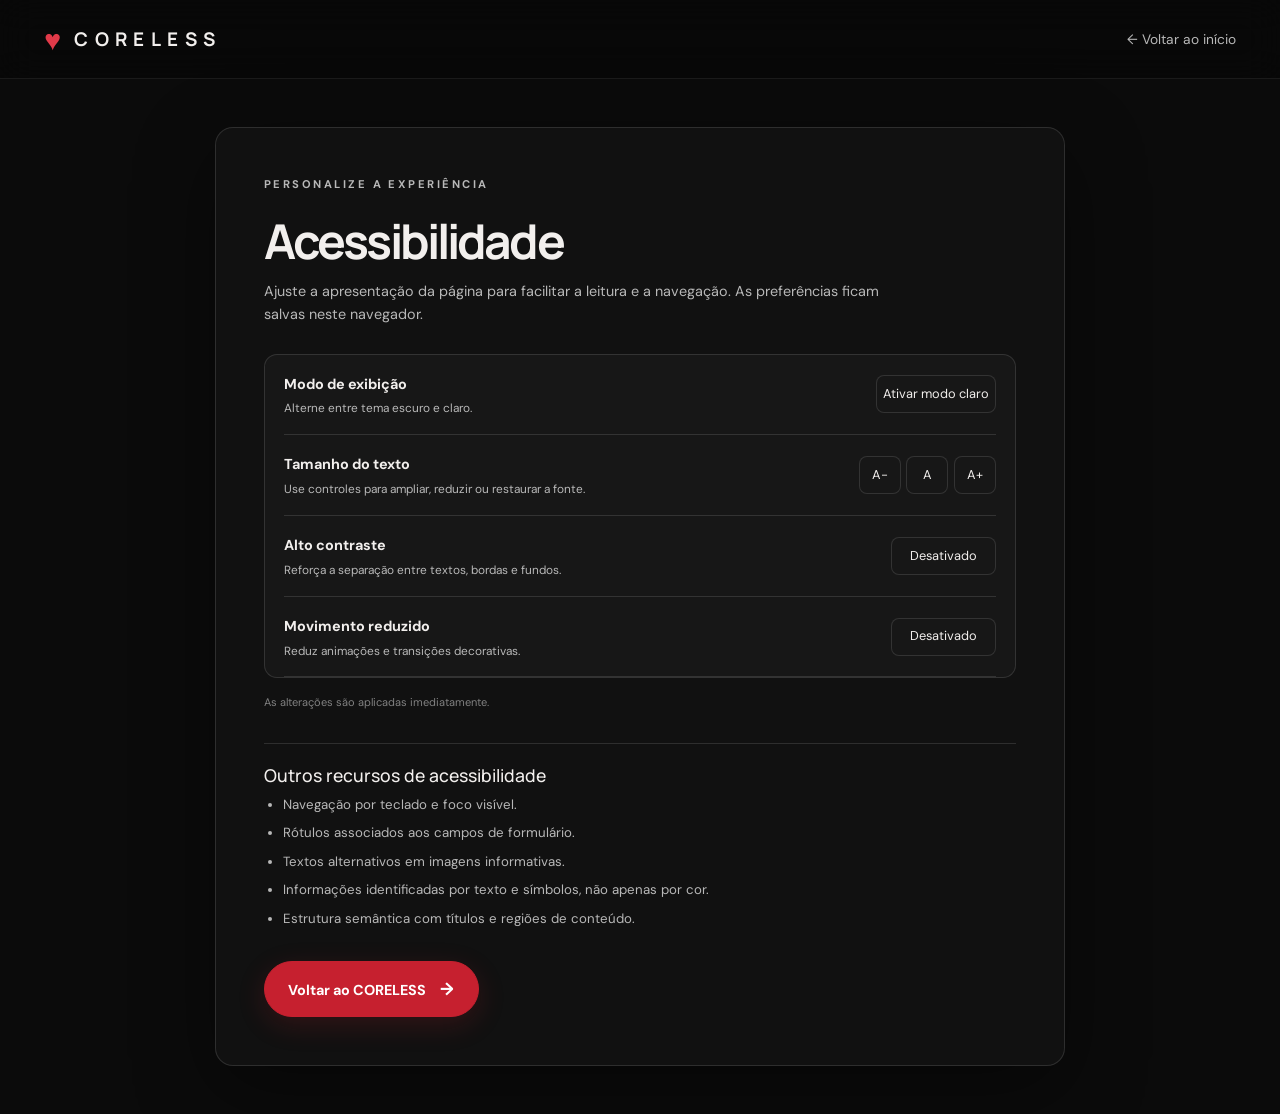
<file: acessibilidade.html>
<!doctype html>
<html lang="pt-BR" data-theme="dark">
<head>
  <meta charset="utf-8">
  <meta name="viewport" content="width=device-width, initial-scale=1">
  <meta name="description" content="Controles de acessibilidade e personalização de leitura do CORELESS.">
  <title>Acessibilidade — CORELESS</title>
  <link href="https://cdn.jsdelivr.net/npm/bootstrap@5.3.9/dist/css/bootstrap.min.css" rel="stylesheet" integrity="sha384-yEPZ7jP9S0QKiUQ0m3jjsO4ProIW7wvR9gXkI7JOGa2XVsw53Yke2bsdkBbjmmiX" crossorigin="anonymous">
  <link rel="stylesheet" href="styles.css">
</head>
<body class="standalone-page">
  <a class="skip-link" href="#accessMain">Pular para as configurações</a>
  <header class="site-header">
    <nav class="navbar container-fluid page-shell" aria-label="Navegação da página de acessibilidade">
      <a class="brand-lockup" href="index.html"><span class="brand-heart" aria-hidden="true">♥</span><span>CORELESS</span></a>
      <a class="text-link" href="index.html">← Voltar ao início</a>
    </nav>
  </header>
  <main id="accessMain" class="standalone-main container-fluid page-shell">
    <section class="standalone-settings" aria-labelledby="accessPageTitle">
      <p class="eyebrow">PERSONALIZE A EXPERIÊNCIA</p>
      <h1 id="accessPageTitle">Acessibilidade</h1>
      <p class="standalone-lead">Ajuste a apresentação da página para facilitar a leitura e a navegação. As preferências ficam salvas neste navegador.</p>
      <div class="settings-panel">
        <div class="setting-row"><div><strong>Modo de exibição</strong><p>Alterne entre tema escuro e claro.</p></div><button class="setting-switch" id="pageThemeToggle" type="button">Modo claro</button></div>
        <div class="setting-row"><div><strong>Tamanho do texto</strong><p>Use controles para ampliar, reduzir ou restaurar a fonte.</p></div><div class="setting-buttons"><button id="pageFontDown" type="button" aria-label="Diminuir tamanho da fonte">A−</button><button id="pageFontReset" type="button" aria-label="Restaurar tamanho da fonte">A</button><button id="pageFontUp" type="button" aria-label="Aumentar tamanho da fonte">A+</button></div></div>
        <div class="setting-row"><div><strong>Alto contraste</strong><p>Reforça a separação entre textos, bordas e fundos.</p></div><button class="setting-switch" id="pageContrastToggle" type="button" aria-pressed="false">Desativado</button></div>
        <div class="setting-row"><div><strong>Movimento reduzido</strong><p>Reduz animações e transições decorativas.</p></div><button class="setting-switch" id="pageMotionToggle" type="button" aria-pressed="false">Desativado</button></div>
      </div>
      <p id="accessPageStatus" class="form-note" role="status" aria-live="polite">As alterações são aplicadas imediatamente.</p>
      <div class="access-principles"><h2>Outros recursos de acessibilidade</h2><ul><li>Navegação por teclado e foco visível.</li><li>Rótulos associados aos campos de formulário.</li><li>Textos alternativos em imagens informativas.</li><li>Informações identificadas por texto e símbolos, não apenas por cor.</li><li>Estrutura semântica com títulos e regiões de conteúdo.</li></ul></div>
      <a class="btn btn-core" href="index.html">Voltar ao CORELESS <span aria-hidden="true">→</span></a>
    </section>
  </main>
  <script src="acessibilidade.js" defer></script>
</body>
</html>
</file>
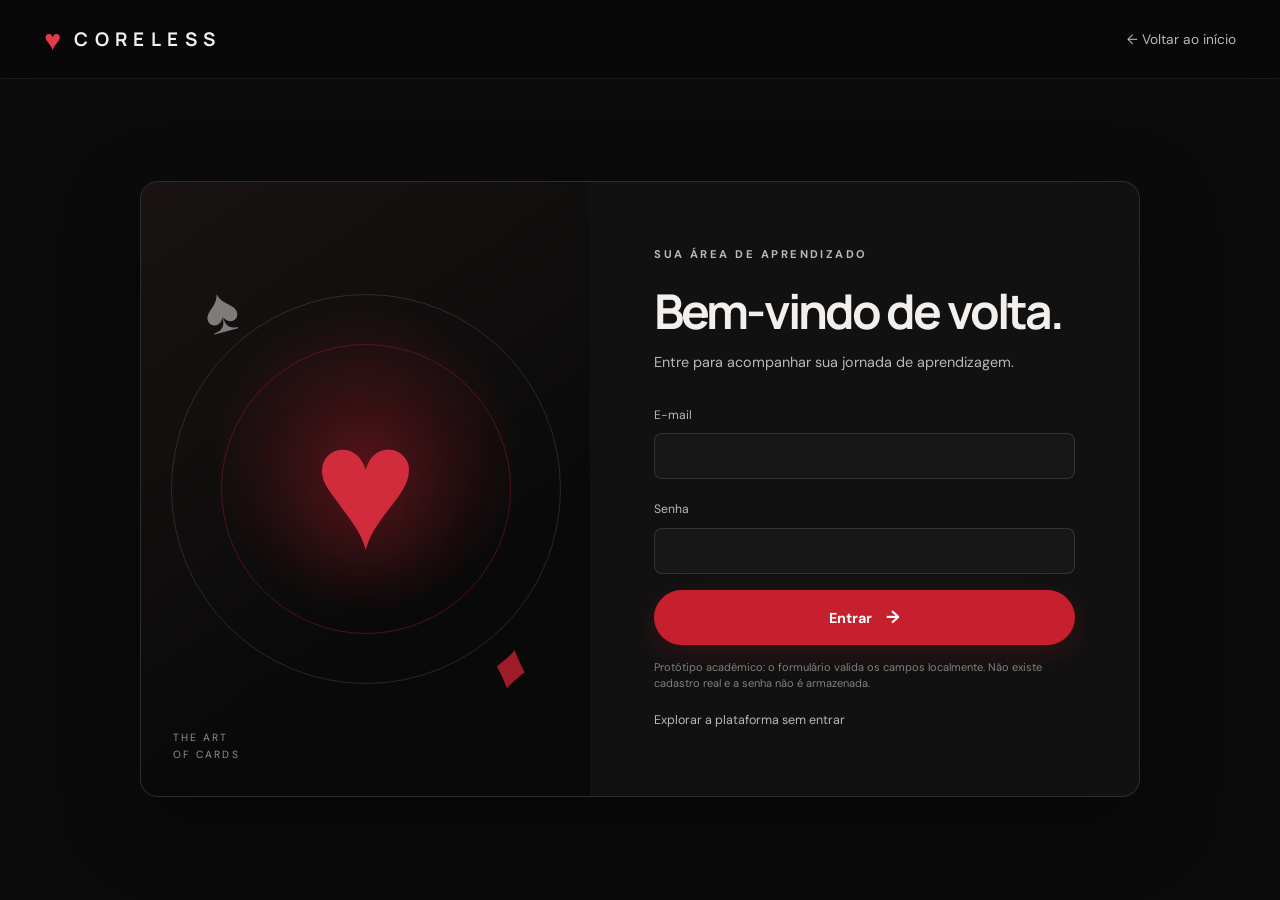
<file: login.html>
<!doctype html>
<html lang="pt-BR" data-theme="dark">
<head>
  <meta charset="utf-8">
  <meta name="viewport" content="width=device-width, initial-scale=1">
  <meta name="description" content="Página de acesso demonstrativo do CORELESS.">
  <title>Entrar — CORELESS</title>
  <link href="https://cdn.jsdelivr.net/npm/bootstrap@5.3.9/dist/css/bootstrap.min.css" rel="stylesheet" integrity="sha384-yEPZ7jP9S0QKiUQ0m3jjsO4ProIW7wvR9gXkI7JOGa2XVsw53Yke2bsdkBbjmmiX" crossorigin="anonymous">
  <link rel="stylesheet" href="styles.css">
</head>
<body class="standalone-page">
  <a class="skip-link" href="#loginMain">Pular para o formulário</a>
  <header class="site-header">
    <nav class="navbar container-fluid page-shell" aria-label="Navegação da página de login">
      <a class="brand-lockup" href="index.html"><span class="brand-heart" aria-hidden="true">♥</span><span>CORELESS</span></a>
      <a class="text-link" href="index.html">← Voltar ao início</a>
    </nav>
  </header>
  <main id="loginMain" class="standalone-main container-fluid page-shell">
    <section class="standalone-card login-page-card" aria-labelledby="loginPageTitle">
      <div class="standalone-art" aria-hidden="true"><span class="standalone-heart">♥</span><span class="standalone-suit suit-a">♠</span><span class="standalone-suit suit-b">♦</span><span class="standalone-stamp">THE ART<br>OF CARDS</span></div>
      <div class="standalone-form-wrap">
        <p class="eyebrow">SUA ÁREA DE APRENDIZADO</p>
        <h1 id="loginPageTitle">Bem-vindo de volta.</h1>
        <p class="standalone-lead">Entre para acompanhar sua jornada de aprendizagem.</p>
        <form id="loginPageForm" novalidate>
          <div class="mb-3"><label for="pageEmail" class="form-label">E-mail</label><input class="form-control" id="pageEmail" name="email" type="email" autocomplete="email" required><div class="invalid-feedback">Informe um endereço de e-mail válido.</div></div>
          <div class="mb-3"><label for="pagePassword" class="form-label">Senha</label><input class="form-control" id="pagePassword" name="password" type="password" autocomplete="current-password" minlength="4" required><div class="invalid-feedback">Digite ao menos quatro caracteres para esta demonstração.</div></div>
          <button class="btn btn-core w-100" type="submit">Entrar <span aria-hidden="true">→</span></button>
        </form>
        <p class="form-note" id="loginPageStatus" role="status">Protótipo acadêmico: o formulário valida os campos localmente. Não existe cadastro real e a senha não é armazenada.</p>
        <a class="standalone-back" href="index.html">Explorar a plataforma sem entrar</a>
      </div>
    </section>
  </main>
  <script src="login.js" defer></script>
</body>
</html>
</file>
<file: styles.css>
@import url('https://fonts.googleapis.com/css2?family=DM+Sans:wght@400;500;600;700&family=Manrope:wght@400;500;600;700;800&display=swap');

:root {
  color-scheme: dark;
  --bg: #0b0b0b;
  --bg-elevated: #111111;
  --surface: #171717;
  --surface-2: #202020;
  --text: #f2efed;
  --muted: #b8b8b8;
  --subtle: #818181;
  --border: rgba(255,255,255,.12);
  --red: #c6202f;
  --red-bright: #e13a49;
  --focus: #ffd166;
  --font-scale: 1;
  --shadow: 0 24px 80px rgba(0,0,0,.42);
}
html[data-theme="light"] {
  color-scheme: light;
  --bg: #f2efed;
  --bg-elevated: #ffffff;
  --surface: #ffffff;
  --surface-2: #e8e4e1;
  --text: #171515;
  --muted: #535050;
  --subtle: #66605e;
  --border: rgba(20,15,15,.14);
  --red: #b51d2b;
  --red-bright: #c6202f;
  --focus: #6c3900;
  --shadow: 0 24px 80px rgba(25,15,15,.12);
}
* { box-sizing: border-box; }
html { scroll-behavior: smooth; scroll-padding-top: 92px; font-size: calc(16px * var(--font-scale)); }
body { margin: 0; background: var(--bg); color: var(--text); font-family: 'DM Sans', Arial, sans-serif; font-size: 1rem; line-height: 1.6; transition: background .25s ease, color .25s ease; }
body, button, input, textarea { font-family: 'DM Sans', Arial, sans-serif; }
h1,h2,h3,h4,.brand-lockup { font-family: 'Manrope', Arial, sans-serif; }
a { color: inherit; }
button,input,textarea { font: inherit; }
:focus-visible { outline: 3px solid var(--focus) !important; outline-offset: 3px !important; box-shadow: none !important; }
.skip-link { position: absolute; left: 1rem; top: -5rem; z-index: 2000; background: var(--text); color: var(--bg); padding: .7rem 1rem; border-radius: .5rem; }
.skip-link:focus { top: 1rem; }
.page-shell { width: min(100% - 5.5rem, 1540px); margin-inline: auto; padding-inline: 0; }
.site-header { background: rgba(8,8,8,.91); border-bottom: 1px solid rgba(255,255,255,.08); backdrop-filter: blur(18px); z-index: 1000; }
html[data-theme="light"] .site-header { background: rgba(255,255,255,.93); border-color: var(--border); }
.brand-lockup { display: inline-flex; align-items: center; gap: .82rem; color: var(--text); text-decoration: none; font-size: 1.18rem; font-weight: 700; letter-spacing: .34em; white-space: nowrap; }
.brand-lockup:hover { color: var(--text); }
.brand-heart { color: var(--red-bright); font-size: 1.8rem; letter-spacing: 0; line-height: 1; }
.navbar { min-height: 78px; }
.navbar-nav .nav-link { position: relative; padding: .65rem .4rem !important; color: var(--muted); font-size: .9rem; transition: color .2s ease; }
.navbar-nav .nav-link:hover,.navbar-nav .nav-link.active { color: var(--text); }
.navbar-nav .nav-link.active::after { position: absolute; content: ''; left: .4rem; right: .4rem; bottom: .2rem; height: 2px; background: var(--red); }
.header-actions { flex-shrink: 0; }
.search-box { display: flex; align-items: center; gap: .6rem; padding: .52rem .82rem; min-width: 190px; border: 1px solid var(--border); border-radius: 99px; color: var(--muted); }
.search-box span { font-size: 1.45rem; line-height: 1; transform: rotate(-20deg); }
.search-box input { width: 100%; border: 0; outline: 0; background: transparent; color: var(--text); font-size: .82rem; }
.search-box input::placeholder { color: var(--subtle); }
.icon-button { width: 38px; height: 38px; border: 1px solid transparent; border-radius: 50%; color: var(--text); background: transparent; font-size: 1.1rem; }
.icon-button:hover { border-color: var(--border); background: var(--surface); }
.nav-toggle { border-color: var(--border); }
.nav-toggle .navbar-toggler-icon { filter: invert(1); }
html[data-theme="light"] .nav-toggle .navbar-toggler-icon { filter: none; }
.hero-section { position: relative; overflow: hidden; min-height: 540px; isolation: isolate; border-bottom: 1px solid var(--border); }
.hero-glow { position: absolute; z-index: -1; width: 720px; height: 470px; right: 0; top: 0; background: radial-gradient(ellipse, rgba(170,25,39,.16), transparent 67%); pointer-events: none; }
.hero-grid { min-height: 540px; display: grid; grid-template-columns: minmax(0,.91fr) minmax(0,1.09fr); align-items: center; gap: 1rem; }
.hero-copy { max-width: 650px; padding-block: 4rem; position: relative; z-index: 2; }
.eyebrow { margin: 0 0 1.1rem; color: var(--muted); font-size: .7rem; font-weight: 700; letter-spacing: .22em; }
.hero-copy .eyebrow { display: flex; align-items: center; gap: 1rem; }
.hero-copy .eyebrow span { width: 70px; height: 1px; background: var(--muted); opacity: .65; }
.hero-copy h1 { max-width: 720px; margin: 0 0 1.15rem; font-size: clamp(2.7rem,5vw,5.15rem); font-weight: 500; line-height: .99; letter-spacing: -.065em; }
.hero-copy h1 em,.challenge-grid h2 em { color: var(--red-bright); font-style: normal; }
.hero-description { max-width: 470px; color: var(--muted); font-size: 1rem; line-height: 1.7; }
.hero-actions { display: flex; align-items: center; flex-wrap: wrap; gap: 1.5rem; margin-top: 1.65rem; }
.btn-core { --bs-btn-color: #fff; --bs-btn-bg: var(--red); --bs-btn-border-color: var(--red); --bs-btn-hover-color: #fff; --bs-btn-hover-bg: #a71927; --bs-btn-hover-border-color: #a71927; --bs-btn-active-bg: #941421; --bs-btn-active-border-color: #941421; border-radius: 999px; padding: .85rem 1.45rem; font-size: .9rem; font-weight: 700; box-shadow: 0 8px 28px rgba(198,32,47,.18); }
.btn-core span { margin-left: .7rem; font-size: 1.1rem; }
.text-link { display: inline-flex; gap: .55rem; align-items: center; color: var(--muted); text-decoration: none; font-size: .86rem; }
.text-link:hover { color: var(--text); }
.hero-note { display: flex; align-items: center; gap: .6rem; color: var(--subtle); font-size: .78rem; margin-top: 2.2rem; }
.note-dot { width: 7px; height: 7px; background: var(--red); border-radius: 50%; box-shadow: 0 0 0 5px rgba(198,32,47,.12); }
.hero-art { position: relative; min-height: 490px; display: flex; align-items: center; justify-content: center; perspective: 1000px; }
.orbit { position: absolute; width: 90%; height: 65%; border: 1px solid rgba(198,32,47,.35); border-radius: 50%; transform: rotate(-15deg); }
.orbit-two { width: 78%; height: 82%; border-color: rgba(255,255,255,.09); transform: rotate(27deg); }
.playing-card { position: absolute; width: clamp(120px,15vw,205px); aspect-ratio: .69; border-radius: 13px; box-shadow: 0 28px 52px rgba(0,0,0,.55); }
.card-front { background: linear-gradient(145deg,#fffdfa,#ded8d1); color: #151515; border: 1px solid #bdb6ae; padding: .75rem; display: flex; justify-content: space-between; align-items: center; flex-direction: column; }
.card-corner { align-self: flex-start; font-family: Georgia,serif; font-weight: 700; font-size: 1.25rem; line-height: .95; }
.card-corner.bottom { align-self: flex-end; transform: rotate(180deg); }
.card-front strong { font-family: Georgia,serif; font-size: clamp(3rem,6vw,6rem); font-weight: 400; }
.card-ace { z-index: 5; transform: translate(-16%,-2%) rotate(-13deg); color: #bc1e2b; }
.card-king { z-index: 3; transform: translate(67%,-10%) rotate(13deg) scale(.86); }
.card-queen { z-index: 4; transform: translate(116%,25%) rotate(24deg) scale(.78); color: #bc1e2b; }
.card-back { background: repeating-linear-gradient(45deg,#191919 0,#191919 5px,#292929 5px,#292929 7px); border: 5px double #777; display: grid; place-items: center; }
.card-back::before { content: ''; position: absolute; inset: 9px; border: 1px solid #8a8a8a; }
.card-pattern { color: #a7a7a7; font-size: 3rem; }
.card-back-left { z-index: 1; transform: translate(-82%,5%) rotate(-33deg) scale(.85); }
.card-back-bottom { z-index: 2; transform: translate(20%,49%) rotate(17deg) scale(.8); }
.floating-suit { position: absolute; color: var(--red); opacity: .6; font-size: 3.7rem; filter: blur(.5px); }
.suit-heart { left: 3%; top: 13%; transform: rotate(-16deg); }
.suit-spade { right: 2%; bottom: 12%; color: var(--muted); }
.art-caption { position: absolute; bottom: 1.5rem; right: 2%; display: flex; gap: 1.5rem; color: var(--subtle); font-size: .64rem; letter-spacing: .16em; }
.feature-strip { border-bottom: 1px solid var(--border); background: var(--bg-elevated); }
.feature-grid { min-height: 88px; display: grid; grid-template-columns: repeat(4,1fr); align-items: center; }
.feature-item { min-height: 50px; display: flex; align-items: center; justify-content: center; gap: 1rem; padding-inline: 1rem; color: var(--muted); font-size: .82rem; line-height: 1.35; border-right: 1px solid var(--border); }
.feature-item:last-child { border-right: 0; }
.feature-icon { color: var(--text); font-size: 1.75rem; line-height: 1; }
.section-block { padding-block: 5.2rem; }
.section-heading { display: flex; justify-content: space-between; align-items: end; gap: 2rem; margin-bottom: 1.8rem; }
.section-heading .eyebrow { margin-bottom: .45rem; }
.section-heading h2,.contact-grid h2 { margin: 0; font-size: clamp(1.8rem,3vw,2.6rem); font-weight: 600; letter-spacing: -.05em; }
.red-dash { display: inline-block; width: 32px; height: 3px; margin-left: .4rem; vertical-align: middle; background: var(--red); }
.heading-note { max-width: 300px; margin: 0; color: var(--muted); font-size: .86rem; }
.catalog-toolbar { display: flex; justify-content: space-between; align-items: center; gap: 1rem; margin-bottom: 1.2rem; }
.filter-group { display: flex; flex-wrap: wrap; gap: .45rem; }
.filter-chip { padding: .45rem .88rem; border: 1px solid var(--border); border-radius: 999px; color: var(--muted); background: transparent; font-size: .75rem; }
.filter-chip:hover,.filter-chip.active { background: var(--surface-2); color: var(--text); border-color: rgba(198,32,47,.6); }
.results-count { margin: 0; color: var(--subtle); font-size: .76rem; }
.game-card { height: 100%; overflow: hidden; background: var(--bg-elevated); border: 1px solid var(--border); border-radius: 13px; transition: transform .22s ease,border-color .22s ease,box-shadow .22s ease; }
.game-card:hover { transform: translateY(-5px); border-color: rgba(198,32,47,.52); box-shadow: var(--shadow); }
.game-art { height: 190px; position: relative; overflow: hidden; display: flex; align-items: center; justify-content: center; background: #25201f; isolation: isolate; }
.game-art::before,.game-art::after { content: ''; position: absolute; border: 1px solid rgba(255,255,255,.12); border-radius: 50%; width: 280px; height: 180px; transform: rotate(-25deg); z-index: -1; }
.game-art::after { width: 220px; height: 250px; transform: rotate(30deg); }
.art-pife { background: radial-gradient(ellipse at 50% 90%,#273b36,#121817 65%,#0b0b0b); }
.art-truco { background: radial-gradient(ellipse at 40% 70%,#7e242a,#261517 65%,#100c0c); }
.art-copas { background: radial-gradient(ellipse at 60% 80%,#5c4939,#1a1715 65%,#0b0b0b); }
.art-buraco { background: radial-gradient(ellipse at 50% 90%,#402b25,#151212 68%,#0b0b0b); }
.art-solitaire { background: radial-gradient(ellipse at 50% 90%,#24463b,#121d19 65%,#0b0b0b); }
.art-bridge { background: radial-gradient(ellipse at 50% 90%,#292f42,#12141d 65%,#0b0b0b); }
.art-label { position: absolute; left: 1rem; top: .9rem; color: rgba(255,255,255,.58); font-size: .55rem; letter-spacing: .18em; }
.mini-card { position: absolute; width: 78px; height: 112px; padding: .45rem; display: flex; flex-direction: column; justify-content: space-between; border-radius: 6px; border: 1px solid #d1c9bf; background: #f4f0eb; color: #161616; font: 700 1rem Georgia,serif; box-shadow: 0 12px 28px rgba(0,0,0,.4); }
.mini-card b { align-self: center; font-size: 2.5rem; font-weight: 400; }
.mini-one { transform: translate(-47%,9%) rotate(-19deg); z-index: 1; }
.mini-two { transform: translate(2%,-2%) rotate(2deg); z-index: 2; }
.mini-three { transform: translate(52%,8%) rotate(17deg); z-index: 3; }
.art-suit { position: absolute; right: 1.2rem; bottom: -.9rem; color: rgba(255,255,255,.08); font: 9rem Georgia,serif; line-height: 1; }
.game-info { min-height: 126px; display: flex; justify-content: space-between; align-items: center; gap: 1rem; padding: 1.05rem 1.05rem 1.15rem; }
.game-category { margin: 0 0 .3rem; color: var(--red-bright); font-size: .58rem; font-weight: 700; letter-spacing: .13em; }
.game-info h3 { margin: 0 0 .25rem; font-size: 1.23rem; font-weight: 600; }
.game-info p:not(.game-category) { max-width: 260px; margin: 0; color: var(--muted); font-size: .77rem; line-height: 1.5; }
.round-arrow { flex: 0 0 38px; width: 38px; height: 38px; border: 1px solid var(--border); border-radius: 50%; color: var(--text); background: transparent; font-size: 1rem; }
.round-arrow:hover { background: var(--red); border-color: var(--red); }
.empty-state { padding: 2rem; color: var(--muted); text-align: center; }
.learning-section { background: var(--bg-elevated); border-block: 1px solid var(--border); }
.learning-carousel { position: relative; overflow: hidden; min-height: 320px; padding: 2rem 2.2rem 1rem; border: 1px solid var(--border); border-radius: 18px; background: radial-gradient(ellipse at 80% 50%,rgba(198,32,47,.13),transparent 48%),var(--surface); }
.learning-slide { min-height: 235px; display: grid; grid-template-columns: .85fr 1.15fr; align-items: center; gap: 2rem; }
.learning-slide[hidden] { display: none !important; }
.slide-index { color: var(--red-bright); font-size: .65rem; font-weight: 700; letter-spacing: .17em; }
.learning-slide h3 { max-width: 450px; margin: .7rem 0; font-size: clamp(1.7rem,3vw,2.75rem); line-height: 1.08; letter-spacing: -.05em; }
.learning-slide p { max-width: 420px; color: var(--muted); font-size: .9rem; }
.slide-image { display: block; width: min(100%,560px); max-height: 250px; object-fit: contain; justify-self: center; }
.carousel-controls { display: flex; align-items: center; justify-content: space-between; border-top: 1px solid var(--border); padding-top: 1rem; }
.carousel-dots { display: flex; gap: .5rem; }
.carousel-dot { width: 22px; height: 4px; padding: 0; border: 0; border-radius: 5px; background: var(--subtle); opacity: .55; }
.carousel-dot.active { width: 42px; background: var(--red); opacity: 1; }
.carousel-arrows { display: flex; gap: .5rem; }
.carousel-arrow { width: 36px; height: 36px; border: 1px solid var(--border); border-radius: 50%; color: var(--text); background: transparent; }
.carousel-arrow:hover { background: var(--surface-2); }
.library-section { padding-bottom: 4.2rem; }
.suit-grid { display: grid; grid-template-columns: repeat(4,1fr); gap: 1rem; }
.suit-card { min-height: 180px; display: flex; flex-direction: column; align-items: center; justify-content: center; gap: .1rem; border: 1px solid var(--border); border-radius: 13px; color: var(--text); background: var(--bg-elevated); transition: border-color .2s ease,transform .2s ease; }
.suit-card:hover,.suit-card:focus-visible { border-color: var(--red); transform: translateY(-3px); }
.suit-symbol { font: 4rem Georgia,serif; line-height: 1.1; }
.red-suit { color: var(--red-bright); }
.suit-card strong { margin-top: .35rem; font-size: .95rem; }
.suit-card small { color: var(--subtle); font-size: .7rem; }
.suit-feedback { min-height: 1.5rem; margin: 1rem 0 0; color: var(--muted); font-size: .82rem; text-align: center; }
.challenge-section { background: var(--surface); border-block: 1px solid var(--border); }
.challenge-grid { display: grid; grid-template-columns: .8fr 1.2fr; align-items: center; gap: 4rem; }
.challenge-grid h2 { max-width: 500px; margin: 0 0 1rem; font-size: clamp(2rem,3.6vw,3.35rem); line-height: 1.05; letter-spacing: -.06em; }
.challenge-intro { max-width: 440px; color: var(--muted); font-size: .9rem; }
.challenge-stat { display: flex; align-items: center; gap: .9rem; margin-top: 2rem; color: var(--muted); font-size: .75rem; line-height: 1.3; }
.challenge-stat strong { color: var(--red-bright); font: 600 2.5rem 'Manrope',sans-serif; }
.quiz-card { padding: 1.8rem; border: 1px solid var(--border); border-radius: 17px; background: var(--bg-elevated); box-shadow: var(--shadow); }
.quiz-topline,.quiz-footer { display: flex; align-items: center; justify-content: space-between; gap: 1rem; }
.quiz-topline { color: var(--muted); font-size: .64rem; font-weight: 700; letter-spacing: .12em; }
.quiz-progress { height: 4px; margin: .8rem 0 1.7rem; background: var(--surface-2); }
.quiz-progress .progress-bar { background: var(--red); transition: width .25s ease; }
.quiz-card h3 { margin: 0 0 1.15rem; font-size: 1.25rem; line-height: 1.35; }
.quiz-options { display: grid; gap: .6rem; }
.quiz-option { display: flex; align-items: center; gap: .8rem; width: 100%; padding: .8rem .9rem; border: 1px solid var(--border); border-radius: 9px; color: var(--text); background: transparent; text-align: left; font-size: .85rem; }
.quiz-option:hover:not(:disabled) { border-color: var(--red); background: var(--surface); }
.quiz-option span { display: grid; width: 27px; height: 27px; place-items: center; border-radius: 50%; background: var(--surface-2); font-size: .7rem; font-weight: 700; }
.quiz-option.correct { border-color: #238a5a; background: rgba(35,138,90,.12); }
.quiz-option.incorrect { border-color: var(--red); background: rgba(198,32,47,.1); }
.quiz-option:disabled { cursor: default; opacity: 1; }
.quiz-feedback { min-height: 1.4rem; margin: .8rem 0; color: var(--muted); font-size: .76rem; }
.quiz-footer { padding-top: .8rem; border-top: 1px solid var(--border); color: var(--subtle); font-size: .72rem; }
.quiz-footer .btn { padding: .55rem 1rem; }
.contact-section { padding-block: 5.5rem; }
.contact-grid { display: grid; grid-template-columns: .9fr 1.1fr; gap: 4rem; align-items: start; }
.contact-grid h2 { margin-bottom: 1.2rem; font-size: clamp(2rem,3.4vw,3.1rem); line-height: 1.1; }
.contact-grid > div > p:not(.eyebrow) { max-width: 500px; color: var(--muted); font-size: .92rem; }
.contact-meta { display: flex; flex-wrap: wrap; gap: 1.2rem; margin-top: 2rem; color: var(--subtle); font-size: .64rem; letter-spacing: .16em; }
.contact-form { padding: 1.7rem; border: 1px solid var(--border); border-radius: 15px; background: var(--bg-elevated); }
.contact-form h3 { margin: 0; font-size: 1.3rem; }
.contact-form > p { margin: .35rem 0 1.2rem; color: var(--muted); font-size: .8rem; }
.form-label { color: var(--muted); font-size: .76rem; }
.form-control { min-height: 46px; border-color: var(--border); border-radius: 8px; color: var(--text); background: var(--surface); font-size: .86rem; }
.form-control:focus { border-color: var(--red); color: var(--text); background: var(--surface); box-shadow: 0 0 0 .2rem rgba(198,32,47,.15) !important; }
.form-control::placeholder { color: var(--subtle); }
textarea.form-control { min-height: 100px; }
.form-note { margin: .85rem 0 0; color: var(--subtle); font-size: .69rem; line-height: 1.5; }
.site-footer { border-top: 1px solid var(--border); background: var(--bg-elevated); }
.footer-main { display: flex; align-items: center; justify-content: space-between; gap: 1.5rem; padding-block: 2rem; }
.footer-main p { margin: 0; color: var(--muted); font-size: .8rem; }
.footer-main nav { display: flex; gap: 1.1rem; flex-wrap: wrap; }
.footer-main nav a { color: var(--muted); text-decoration: none; font-size: .75rem; }
.footer-main nav a:hover { color: var(--text); }
.footer-bottom { display: flex; justify-content: space-between; gap: 1rem; padding-block: 1rem; border-top: 1px solid var(--border); color: var(--subtle); font-size: .68rem; }
.core-modal { color: var(--text); background: var(--bg-elevated); border: 1px solid var(--border); border-radius: 16px; box-shadow: var(--shadow); }
.core-modal .modal-header { padding: 1.4rem 1.5rem 1rem; border-color: var(--border); }
.core-modal .modal-body { padding: 1.4rem 1.5rem 1.5rem; }
.core-modal .modal-title { font-size: 1.5rem; font-weight: 700; }
.core-modal .btn-close { filter: invert(1); opacity: .8; }
html[data-theme="light"] .core-modal .btn-close { filter: none; }
.setting-row { display: flex; align-items: center; justify-content: space-between; gap: 1rem; padding-block: 1rem; border-bottom: 1px solid var(--border); }
.setting-row strong { font-size: .9rem; }
.setting-row p { margin: .2rem 0 0; color: var(--muted); font-size: .74rem; }
.setting-buttons { display: flex; gap: .35rem; }
.setting-buttons button,.setting-switch { min-width: 42px; min-height: 38px; border: 1px solid var(--border); border-radius: 8px; color: var(--text); background: var(--surface); font-size: .8rem; }
.setting-switch { min-width: 105px; }
.setting-switch[aria-pressed="true"] { border-color: var(--red); background: var(--red); color: white; }
.accessibility-note { margin: 1rem 0 0; color: var(--subtle); font-size: .72rem; }
.core-toast { color: var(--text); background: var(--surface-2); border: 1px solid var(--border); }
.game-modal-intro { color: var(--muted); }
.guide-point { height: 100%; padding: 1rem; border: 1px solid var(--border); border-radius: 10px; background: var(--surface); }
.guide-point span { display: block; margin-bottom: .7rem; color: var(--red-bright); font-size: .68rem; font-weight: 700; }
.guide-point strong { display: block; margin-bottom: .4rem; }
.guide-point p { margin: 0; color: var(--muted); font-size: .78rem; }
.educational-disclaimer { margin: 1.2rem 0 0; padding-top: 1rem; border-top: 1px solid var(--border); color: var(--subtle); font-size: .72rem; }
html[data-contrast="high"] { --border: rgba(255,255,255,.48); --muted: #e4e4e4; --subtle: #cfcfcf; --red: #ef3348; }
html[data-theme="light"][data-contrast="high"] { --border: rgba(0,0,0,.5); --muted: #282525; --subtle: #373232; --red: #a50016; }
html[data-motion="reduced"] *,html[data-motion="reduced"] *::before,html[data-motion="reduced"] *::after { scroll-behavior: auto !important; animation-duration: .01ms !important; animation-iteration-count: 1 !important; transition-duration: .01ms !important; }

@media (max-width: 1199.98px) {
  .page-shell { width: min(100% - 3rem,1540px); }
  .navbar-collapse { padding-block: 1rem 1.2rem; }
  .navbar-nav { align-items: flex-start !important; }
  .header-actions { flex-wrap: wrap; }
  .hero-copy h1 { font-size: clamp(2.6rem,5.5vw,4.2rem); }
}
@media (max-width: 767.98px) {
  .page-shell { width: min(100% - 2rem,1540px); }
  .navbar { min-height: 68px; }
  .brand-lockup { font-size: 1rem; letter-spacing: .25em; }
  .brand-heart { font-size: 1.5rem; }
  .header-actions { align-items: stretch !important; }
  .search-box { flex: 1 1 100%; }
  .hero-grid { grid-template-columns: 1fr; gap: 0; }
  .hero-copy { padding-block: 3.4rem 0; }
  .hero-copy h1 { font-size: clamp(2.55rem,11vw,4.2rem); }
  .hero-art { min-height: 360px; margin-top: -1rem; }
  .playing-card { width: 130px; }
  .card-front strong { font-size: 4rem; }
  .feature-grid { grid-template-columns: repeat(2,1fr); padding-block: .6rem; }
  .feature-item { justify-content: flex-start; padding: .8rem .35rem; font-size: .7rem; border-right: 0; }
  .feature-item:nth-child(odd) { border-right: 1px solid var(--border); }
  .section-block { padding-block: 3.6rem; }
  .section-heading { align-items: flex-start; flex-direction: column; gap: .9rem; }
  .catalog-toolbar { align-items: flex-start; flex-direction: column; }
  .learning-carousel { padding: 1.4rem 1.2rem 1rem; }
  .learning-slide { grid-template-columns: 1fr; gap: .7rem; }
  .slide-image { max-height: 175px; }
  .suit-grid { grid-template-columns: repeat(2,1fr); }
  .suit-card { min-height: 145px; }
  .challenge-grid,.contact-grid { grid-template-columns: 1fr; gap: 2rem; }
  .quiz-card { padding: 1.2rem; }
  .footer-main,.footer-bottom { align-items: flex-start; flex-direction: column; }
  .footer-main { gap: .8rem; }
}
@media (prefers-reduced-motion: reduce) {
  html { scroll-behavior: auto; }
  *,*::before,*::after { animation-duration: .01ms !important; animation-iteration-count: 1 !important; transition-duration: .01ms !important; }
}

/* Páginas dedicadas: login e configurações de acessibilidade. */
.standalone-page { min-height: 100vh; }
.standalone-main { min-height: calc(100vh - 80px); display: grid; place-items: center; padding-block: 3rem; }
.standalone-card { width: min(100%, 1000px); display: grid; grid-template-columns: .9fr 1.1fr; overflow: hidden; border: 1px solid var(--border); border-radius: 18px; background: var(--bg-elevated); box-shadow: var(--shadow); }
.standalone-art { position: relative; min-height: 560px; display: grid; place-items: center; overflow: hidden; background: radial-gradient(circle at 50% 45%,rgba(198,32,47,.32),transparent 38%),linear-gradient(145deg,#191313,#090909 70%); }
.standalone-art::before,.standalone-art::after { content: ''; position: absolute; width: 390px; height: 390px; border: 1px solid rgba(255,255,255,.12); border-radius: 50%; }
.standalone-art::after { width: 290px; height: 290px; border-color: rgba(198,32,47,.35); }
.standalone-heart { position: relative; z-index: 1; color: #d02c3c; font: 11rem Georgia,serif; filter: drop-shadow(0 20px 40px rgba(198,32,47,.28)); }
.standalone-suit { position: absolute; z-index: 1; color: rgba(255,255,255,.45); font: 4rem Georgia,serif; }
.standalone-suit.suit-a { left: 14%; top: 15%; transform: rotate(-15deg); }
.standalone-suit.suit-b { right: 14%; bottom: 15%; color: rgba(198,32,47,.8); transform: rotate(12deg); }
.standalone-stamp { position: absolute; bottom: 2rem; left: 2rem; color: rgba(255,255,255,.55); font-size: .65rem; letter-spacing: .2em; line-height: 1.6; }
.standalone-form-wrap { align-self: center; padding: clamp(2rem,5vw,4.2rem); }
.standalone-form-wrap h1,.standalone-settings h1 { margin: 0 0 .7rem; font-size: clamp(2rem,4vw,3rem); font-weight: 700; letter-spacing: -.06em; }
.standalone-lead { margin: 0 0 1.7rem; color: var(--muted); font-size: .9rem; }
.standalone-back { display: inline-block; margin-top: 1.2rem; color: var(--muted); font-size: .78rem; text-decoration: none; }
.standalone-back:hover { color: var(--text); }
.standalone-settings { width: min(100%,850px); padding: clamp(1.5rem,4vw,3rem); border: 1px solid var(--border); border-radius: 18px; background: var(--bg-elevated); box-shadow: var(--shadow); }
.standalone-settings .standalone-lead { max-width: 650px; }
.settings-panel { margin: 1.7rem 0 1rem; padding-inline: 1.2rem; border: 1px solid var(--border); border-radius: 13px; background: var(--surface); }
.access-principles { margin: 2rem 0; padding-top: 1.3rem; border-top: 1px solid var(--border); }
.access-principles h2 { font-size: 1.1rem; }
.access-principles ul { padding-left: 1.2rem; color: var(--muted); font-size: .83rem; }
.access-principles li { margin-block: .45rem; }
@media (max-width: 767.98px) {
  .standalone-main { min-height: calc(100vh - 68px); padding-block: 1.4rem; }
  .standalone-card { grid-template-columns: 1fr; }
  .standalone-art { min-height: 200px; }
  .standalone-art::before { width: 230px; height: 230px; }
  .standalone-art::after { width: 170px; height: 170px; }
  .standalone-heart { font-size: 6rem; }
  .standalone-stamp { bottom: 1rem; left: 1.2rem; }
  .standalone-form-wrap { padding: 1.5rem; }
  .standalone-settings { padding: 1.2rem; }
  .settings-panel { padding-inline: .75rem; }
}
</file>
